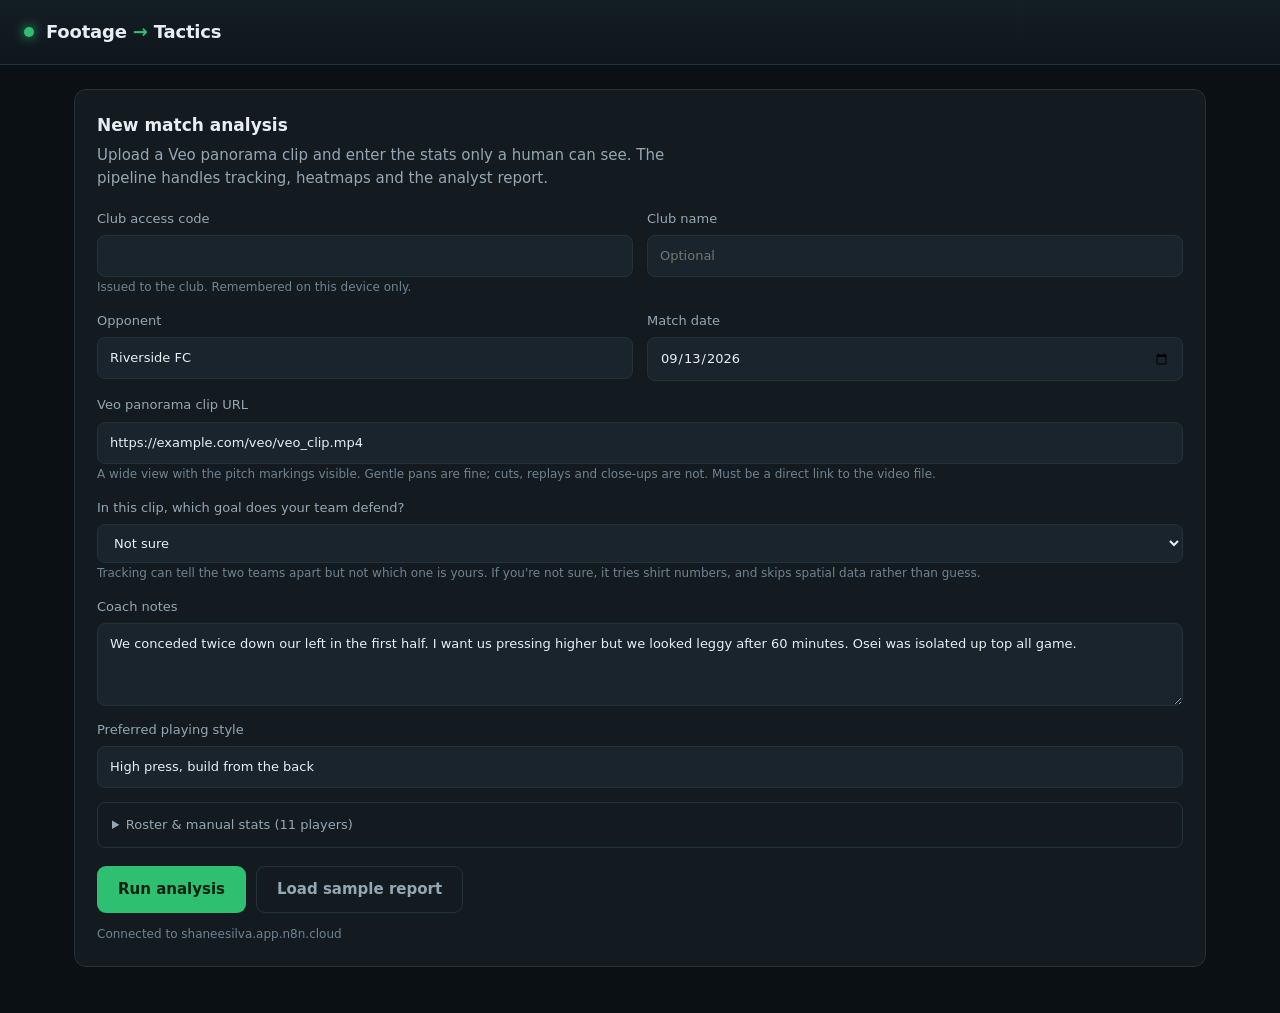
<file: frontend/index.html>
<!doctype html>
<html lang="en">
<head>
<meta charset="utf-8">
<meta name="viewport" content="width=device-width, initial-scale=1">
<title>Footage → Tactics</title>
<link rel="stylesheet" href="styles.css">
</head>
<body>

<header class="topbar">
  <div class="brand">
    <span class="dot"></span>
    <h1>Footage <span class="arrow">→</span> Tactics</h1>
  </div>
  <div class="meta" id="matchMeta"></div>
</header>

<main>
  <!-- ── Submit view ───────────────────────────────────────────── -->
  <section id="submitView" class="panel">
    <h2>New match analysis</h2>
    <p class="lede">Upload a Veo panorama clip and enter the stats only a human can see.
       The pipeline handles tracking, heatmaps and the analyst report.</p>

    <form id="matchForm">
      <div class="grid2">
        <label>Club access code
          <input name="access_code" type="password" autocomplete="off" required>
          <small>Issued to the club. Remembered on this device only.</small>
        </label>
        <label>Club name <input name="club_name" placeholder="Optional"></label>
      </div>
      <div class="grid2">
        <label>Opponent<input name="opponent" value="Riverside FC" required></label>
        <label>Match date<input name="date" type="date" value="2026-09-13" required></label>
      </div>
      <label>Veo panorama clip URL
        <input name="footage_url" value="https://example.com/veo/veo_clip.mp4" required>
        <small>A wide view with the pitch markings visible. Gentle pans are fine; cuts, replays and close-ups are not. Must be a direct link to the video file.</small>
      </label>
      <label>In this clip, which goal does your team defend?
        <select name="home_side">
          <option value="">Not sure</option>
          <option value="left">The left-hand goal, as the camera sees it</option>
          <option value="right">The right-hand goal, as the camera sees it</option>
        </select>
        <small>Tracking can tell the two teams apart but not which one is yours. If you're not sure, it tries shirt numbers, and skips spatial data rather than guess.</small>
      </label>
      <label>Coach notes
        <textarea name="coach_notes" rows="3">We conceded twice down our left in the first half. I want us pressing higher but we looked leggy after 60 minutes. Osei was isolated up top all game.</textarea>
      </label>
      <label>Preferred playing style<input name="playing_style" value="High press, build from the back"></label>

      <details class="roster">
        <summary>Roster &amp; manual stats <span id="rosterCount"></span></summary>
        <div id="rosterTable"></div>
      </details>

      <div class="actions">
        <button type="submit" class="primary" id="submitBtn">Run analysis</button>
        <button type="button" class="ghost" id="demoBtn">Load sample report</button>
      </div>
      <p class="hint" id="endpointHint"></p>
    </form>
  </section>

  <!-- ── Progress view ─────────────────────────────────────────── -->
  <section id="progressView" class="panel" hidden>
    <h2>Analysing match</h2>
    <ol class="steps" id="steps">
      <li data-step="submit">Match submitted</li>
      <li data-step="cv">Tracking players &amp; building heatmaps</li>
      <li data-step="merge">Merging spatial + manual stats</li>
      <li data-step="claude">Claude analyst writing the report</li>
      <li data-step="done">Report ready</li>
    </ol>
    <p class="hint" id="progressHint"></p>
  </section>

  <!-- ── Report view ───────────────────────────────────────────── -->
  <section id="reportView" hidden>
    <div class="panel" id="teamPanel">
      <div class="teamhead">
        <div>
          <h2>Team report</h2>
          <p class="lede" id="styleNote"></p>
        </div>
        <div class="formation" id="formationBadge"></div>
      </div>
      <div class="xi-wrap">
        <div class="xi-left">
          <div id="pitch"></div>
          <div id="posWeak" class="weaknesses"></div>
        </div>
        <div id="teamSwot" class="swotgrid"></div>
      </div>
    </div>

    <div class="panel">
      <h2>Players <span class="count" id="playerCount"></span></h2>
      <div id="players" class="players"></div>
    </div>

    <p class="footnote" id="dataNote"></p>
    <p class="footnote"><a id="shareLink" href="#" target="_blank" rel="noopener" hidden>Open the shareable report page →</a></p>
  </section>
</main>

<script src="app.js"></script>
</body>
</html>
</file>
<file: frontend/styles.css>
:root {
  --bg: #0b1014;
  --panel: #131b21;
  --panel-2: #1a242c;
  --line: #24323c;
  --ink: #e8eef2;
  --ink-dim: #94a7b4;
  --accent: #2fbf71;
  --accent-dim: #1d7a49;
  --warn: #e0a33e;
  --bad: #d6402a;
  --radius: 12px;
}

* { box-sizing: border-box; }
body {
  margin: 0;
  background: var(--bg);
  color: var(--ink);
  font: 15px/1.55 system-ui, -apple-system, "Segoe UI", sans-serif;
}

/* ── chrome ─────────────────────────────────────────────── */
.topbar {
  display: flex; align-items: center; justify-content: space-between;
  gap: 16px; padding: 18px 24px;
  border-bottom: 1px solid var(--line);
  background: linear-gradient(180deg, #141e25, #0f161b);
  position: sticky; top: 0; z-index: 5;
}
.brand { display: flex; align-items: center; gap: 12px; }
.brand h1 { font-size: 18px; margin: 0; letter-spacing: -.2px; font-weight: 650; }
.arrow { color: var(--accent); }
.dot { width: 10px; height: 10px; border-radius: 50%; background: var(--accent); box-shadow: 0 0 12px var(--accent); }
.meta { color: var(--ink-dim); font-size: 13px; text-align: right; }

main { max-width: 1180px; margin: 0 auto; padding: 24px; }

.panel {
  background: var(--panel); border: 1px solid var(--line);
  border-radius: var(--radius); padding: 22px; margin-bottom: 22px;
}
.panel h2 { margin: 0 0 6px; font-size: 17px; font-weight: 650; }
.lede { color: var(--ink-dim); margin: 0 0 18px; max-width: 62ch; }
.count { color: var(--ink-dim); font-weight: 400; font-size: 14px; }

/* ── form ───────────────────────────────────────────────── */
form label { display: block; margin-bottom: 14px; font-size: 13px; color: var(--ink-dim); }
form input, form textarea, form select {
  display: block; width: 100%; margin-top: 6px; padding: 10px 12px;
  background: var(--panel-2); border: 1px solid var(--line);
  border-radius: 8px; color: var(--ink); font: inherit;
}
form input:focus, form textarea:focus { outline: 2px solid var(--accent-dim); border-color: transparent; }
form small { color: #6f8391; font-size: 12px; }
.grid2 { display: grid; grid-template-columns: 1fr 1fr; gap: 14px; }

.actions { display: flex; gap: 10px; margin-top: 6px; flex-wrap: wrap; }
button {
  padding: 11px 20px; border-radius: 9px; font: inherit; font-weight: 600;
  cursor: pointer; border: 1px solid transparent;
}
button.primary { background: var(--accent); color: #06210f; }
button.primary:hover { background: #38d07e; }
button.ghost { background: transparent; color: var(--ink-dim); border-color: var(--line); }
button.ghost:hover { color: var(--ink); border-color: var(--ink-dim); }
button:disabled { opacity: .5; cursor: not-allowed; }
.hint { color: #6f8391; font-size: 12px; margin: 12px 0 0; }

.roster { margin: 4px 0 18px; border: 1px solid var(--line); border-radius: 8px; padding: 12px 14px; }
.roster summary { cursor: pointer; font-size: 13px; color: var(--ink-dim); }
.roster table { width: 100%; border-collapse: collapse; margin-top: 12px; font-size: 12.5px; }
.roster th { text-align: left; color: #6f8391; font-weight: 500; padding: 4px 8px; }
.roster td { padding: 3px 8px; border-top: 1px solid var(--line); }
.roster td input { width: 52px; padding: 4px 6px; margin: 0; text-align: center; }

/* ── progress ───────────────────────────────────────────── */
.steps { list-style: none; padding: 0; margin: 8px 0 0; }
.steps li {
  padding: 11px 0 11px 34px; position: relative; color: var(--ink-dim);
  border-bottom: 1px solid var(--line);
}
.steps li::before {
  content: ""; position: absolute; left: 6px; top: 15px;
  width: 12px; height: 12px; border-radius: 50%;
  border: 2px solid var(--line); background: var(--panel);
}
.steps li.active { color: var(--ink); }
.steps li.active::before { border-color: var(--accent); animation: pulse 1.2s infinite; }
.steps li.done { color: var(--ink); }
.steps li.done::before { background: var(--accent); border-color: var(--accent); }
@keyframes pulse { 50% { box-shadow: 0 0 0 5px rgba(47,191,113,.16); } }

/* ── team report ────────────────────────────────────────── */
.teamhead { display: flex; justify-content: space-between; align-items: flex-start; gap: 20px; }
.formation {
  background: var(--panel-2); border: 1px solid var(--line); border-radius: 10px;
  padding: 10px 18px; font-size: 22px; font-weight: 700; letter-spacing: 1px; white-space: nowrap;
}
.xi-wrap { display: grid; grid-template-columns: minmax(300px, 1.05fr) 1fr; gap: 22px; align-items: start; }
#pitch svg { width: 100%; height: auto; border-radius: 10px; display: block; }

.swotgrid { display: grid; grid-template-columns: 1fr 1fr; gap: 12px; }
.swot { background: var(--panel-2); border: 1px solid var(--line); border-radius: 10px; padding: 12px 14px; }
.swot h4 { margin: 0 0 8px; font-size: 11px; letter-spacing: .09em; text-transform: uppercase; color: var(--ink-dim); }
.swot ul { margin: 0; padding-left: 16px; font-size: 13px; }
.swot li { margin-bottom: 6px; }
.swot.s h4 { color: var(--accent); }
.swot.w h4 { color: var(--bad); }
.swot.o h4 { color: #4aa8e0; }
.swot.t h4 { color: var(--warn); }

.xi-left { display: flex; flex-direction: column; gap: 14px; }
.weaknesses { display: grid; gap: 10px; }
.weak { border-left: 3px solid var(--warn); background: var(--panel-2); padding: 10px 14px; border-radius: 0 8px 8px 0; font-size: 13.5px; }
.weak b { color: var(--warn); text-transform: capitalize; }

/* ── players ────────────────────────────────────────────── */
.players { display: grid; grid-template-columns: repeat(auto-fill, minmax(330px, 1fr)); gap: 16px; }
.card { background: var(--panel-2); border: 1px solid var(--line); border-radius: var(--radius); overflow: hidden; }
.card header { display: flex; align-items: center; gap: 12px; padding: 14px 16px; border-bottom: 1px solid var(--line); }
.shirt {
  width: 34px; height: 34px; flex: none; border-radius: 8px; background: var(--panel);
  border: 1px solid var(--line); display: grid; place-items: center; font-weight: 700; font-size: 14px;
}
.who { flex: 1; min-width: 0; }
.who b { display: block; font-size: 14.5px; }
.who span { color: var(--ink-dim); font-size: 12px; }
.rating { font-size: 21px; font-weight: 700; }
.r-hi { color: var(--accent); } .r-mid { color: var(--warn); } .r-lo { color: var(--bad); }

.card .hm { display: block; width: 100%; background: #0f2417; }
.stats { display: grid; grid-template-columns: repeat(4, 1fr); border-top: 1px solid var(--line); }
.stat { padding: 9px 4px; text-align: center; border-right: 1px solid var(--line); }
.stat:last-child { border-right: 0; }
.stat b { display: block; font-size: 14px; }
.stat span { color: #6f8391; font-size: 10.5px; text-transform: uppercase; letter-spacing: .05em; }

.card .body { padding: 14px 16px; }
.summary { font-size: 13.5px; margin: 0 0 12px; }
.plan { border-top: 1px solid var(--line); padding-top: 12px; margin-top: 12px; }
.plan h4 { margin: 0 0 8px; font-size: 11px; letter-spacing: .09em; text-transform: uppercase; color: var(--ink-dim); }
.drill { font-size: 13px; margin-bottom: 10px; }
.drill b { color: var(--accent); }
.drill em { color: var(--ink-dim); font-style: normal; display: block; font-size: 12.5px; }

.conf { font-size: 11px; padding: 2px 7px; border-radius: 20px; border: 1px solid var(--line); color: var(--ink-dim); white-space: nowrap; }
.conf.low { color: var(--warn); border-color: var(--warn); }

.mini-swot { display: grid; grid-template-columns: 1fr 1fr; gap: 10px; font-size: 12.5px; }
.mini-swot div b { font-size: 10.5px; letter-spacing: .08em; text-transform: uppercase; color: var(--ink-dim); display: block; margin-bottom: 3px; }
.mini-swot ul { margin: 0; padding-left: 15px; }

.footnote { color: #6f8391; font-size: 12px; text-align: center; padding-bottom: 30px; }
.banner { background: #2a2113; border: 1px solid var(--warn); color: #f0cc8a; padding: 11px 15px; border-radius: 9px; font-size: 13px; margin-bottom: 18px; }

@media (max-width: 860px) {
  .xi-wrap, .grid2, .swotgrid { grid-template-columns: 1fr; }
  .topbar { flex-direction: column; align-items: flex-start; gap: 8px; }
}
</file>
